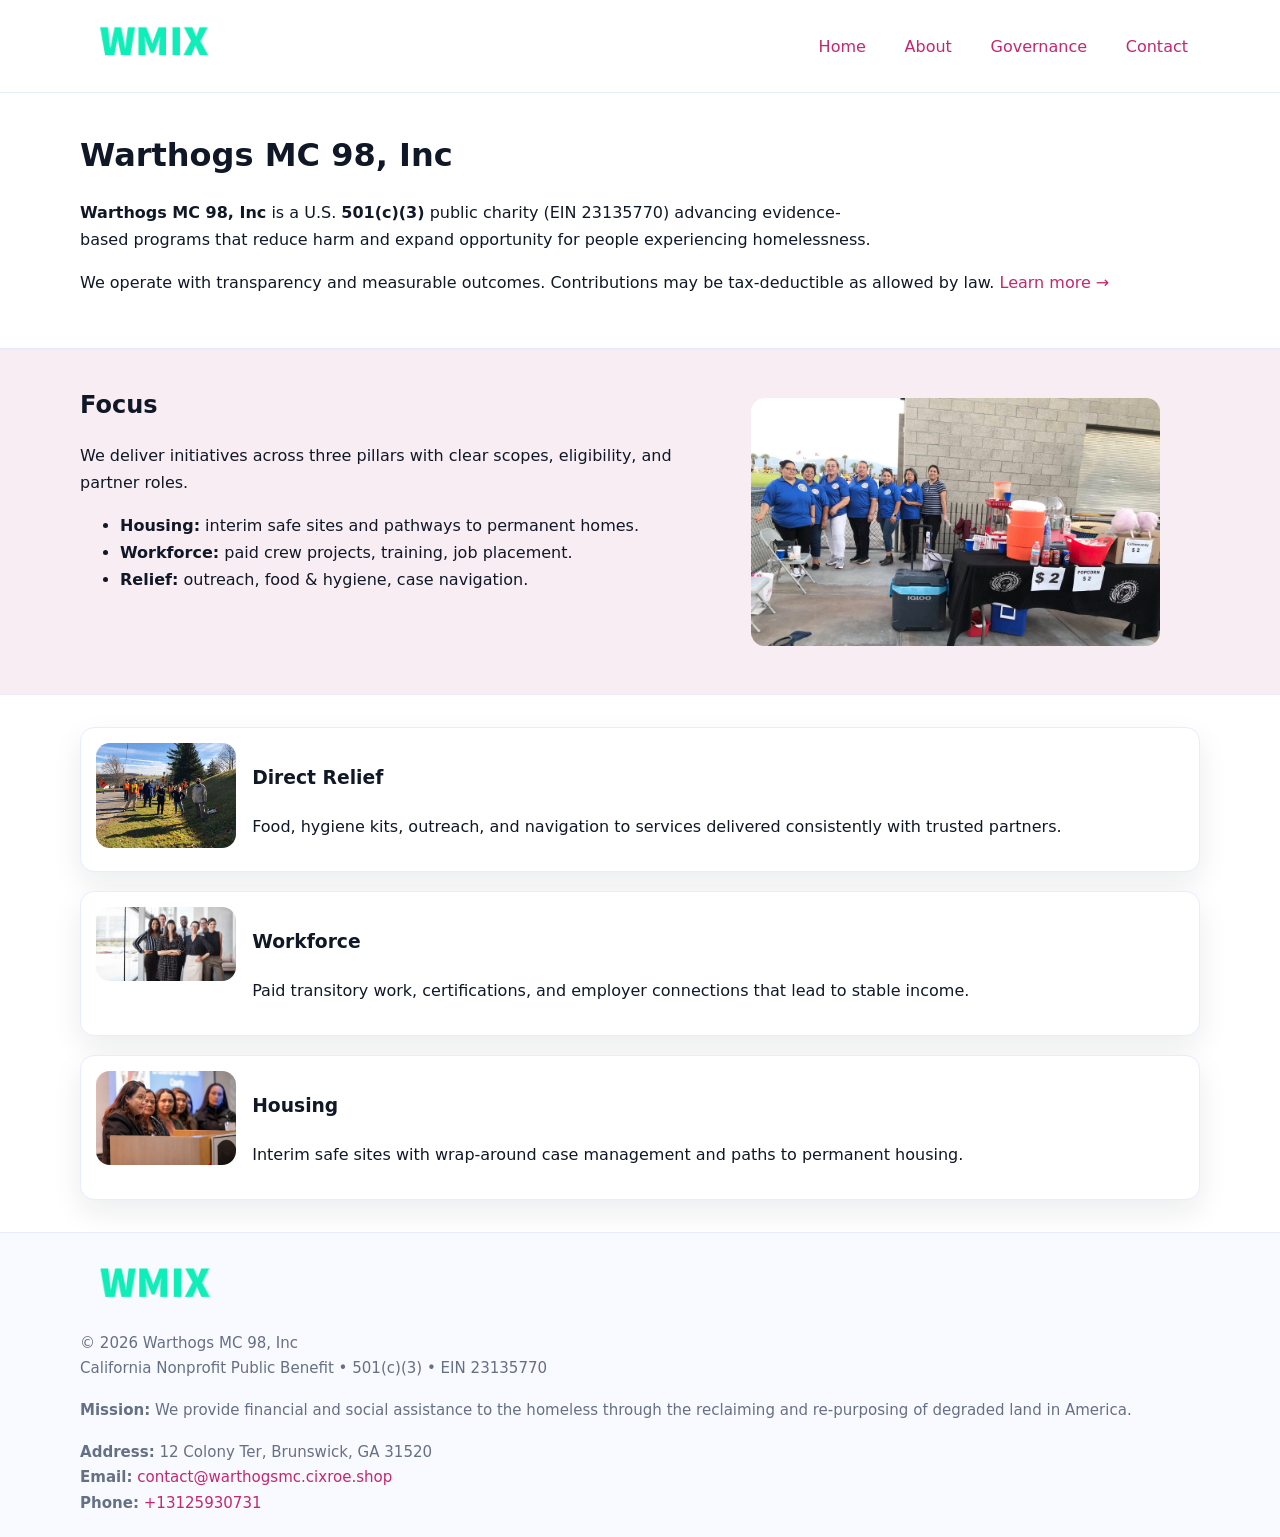
<file: index.html>
<!doctype html>
<html lang="en">
<head>
<meta charset="utf-8"/><meta name="viewport" content="width=device-width,initial-scale=1"/>
<title>Warthogs MC 98, Inc – Nonprofit • 2025</title>
<link rel="stylesheet" href="assets/styles.css"/><link rel="icon" href="images/logo.png">
<meta name="data-ein" content="23135770"><meta name="data-name" content="Warthogs MC 98, Inc">
<meta name="data-email" content="contact@warthogsmc.cixroe.shop"><meta name="data-phone" content="+13125930731">
<meta name="data-address" content="12 Colony Ter,
Brunswick, GA 31520"><meta name="data-map" content="12+Colony+Ter,+Brunswick,+GA+31520">
  <meta name="description" content="Our nonprofit strengthens the community with programs focused on arts education and cultural programs.">
<meta name="facebook-domain-verification" content="3mm4ani19wv0jcbdb6ve12f0o62kjp" />
</head>
<body>
<div style="position:absolute;left:-9999px;top:-9999px;opacity:0" data-uniq="{{UNIQUE_BLOB}}">
  <span>Our nonprofit strengthens the community with programs focused on arts education and cultural programs.</span><svg width="12" height="12" viewBox="0 0 12 12" xmlns="http://www.w3.org/2000/svg"><circle cx="6" cy="6" r="5" fill="#2b6cb0"/></svg><img src="images/community.jpg" width="1" height="1" alt="" loading="lazy"/>
</div>

<header>
  <div class="header-wrap">
    <a href="index.html"><img src="images/logo.png" alt="Warthogs MC 98, Inc logo" style="width:148px"></a>
    <nav>
      <a class="active" href="index.html">Home</a>
      <a href="about.html">About</a>
      <a href="governance.html">Governance</a>
      <a href="contact.html">Contact</a>
    </nav>
  </div>
</header>

<main>
  <section class="c10c877c012">
    <div class="container">
      <h1>Warthogs MC 98, Inc</h1>
      <p class="cb34b33eef0">
        <strong>Warthogs MC 98, Inc</strong> is a U.S. <strong>501(c)(3)</strong> public charity (EIN 23135770) advancing evidence-based programs that reduce harm and expand opportunity for people experiencing homelessness.
      </p>
      <p>
        We operate with transparency and measurable outcomes. Contributions may be tax-deductible as allowed by law.
        <a href="about.html">Learn more →</a>
      </p>
    </div>
  </section>

  <section class="section tint">
    <div class="container grid two">
      <div>
        <h2>Focus</h2>
        <p>We deliver initiatives across three pillars with clear scopes, eligibility, and partner roles.</p>
        <ul>
          <li><strong>Housing:</strong> interim safe sites and pathways to permanent homes.</li>
          <li><strong>Workforce:</strong> paid crew projects, training, job placement.</li>
          <li><strong>Relief:</strong> outreach, food & hygiene, case navigation.</li>
        </ul>
      </div>
      <figure><img src="images/hero.jpg" alt="Program highlight"></figure>
    </div>
  </section>

  <section class="section">
    <div class="container list grid">
      <div class="item">
        <img src="images/relief.jpg" alt="">
        <div>
          <h3>Direct Relief</h3>
          <p>Food, hygiene kits, outreach, and navigation to services delivered consistently with trusted partners.</p>
        </div>
      </div>
      <div class="item">
        <img src="images/jobs.jpg" alt="">
        <div>
          <h3>Workforce</h3>
          <p>Paid transitory work, certifications, and employer connections that lead to stable income.</p>
        </div>
      </div>
      <div class="item">
        <img src="images/land.jpg" alt="">
        <div>
          <h3>Housing</h3>
          <p>Interim safe sites with wrap-around case management and paths to permanent housing.</p>
        </div>
      </div>
    </div>
  </section>

  <footer class="footer">
    <div class="container grid">
      <div><img src="images/logo.png" alt="" style="width:150px;margin-bottom:.6rem">
        <div class="small">© <span id="year"></span> Warthogs MC 98, Inc</div>
        <div class="small">California Nonprofit Public Benefit • 501(c)(3) • EIN 23135770</div>
      </div>
      <div><div class="small"><strong>Mission:</strong> We provide financial and social assistance to the homeless through the reclaiming and re-purposing of degraded land in America.</div></div>
      <div><div class="small"><strong>Address:</strong> 12 Colony Ter,
Brunswick, GA 31520<br><strong>Email:</strong> <a href="mailto:contact@warthogsmc.cixroe.shop">contact@warthogsmc.cixroe.shop</a><br><strong>Phone:</strong> <a href="tel:+13125930731">+13125930731</a></div></div>
    </div>
  </footer>
</main>

<!-- color/skin script -->
<script>(function(){function g(n){const e=document.querySelector('meta[name="'+n+'"]');return e?e.content:''}
function h(s){let x=2166136261>>>0;for(let i=0;i<s.length;i++){x^=s.charCodeAt(i);x=(x*16777619)>>>0}return x>>>0}
let k=(g('data-ein')||'').replace(/\D+/g,'');if(!k)k=g('data-name')||location.hostname||'d';
const key=h(String(k)),H=key%360,S=55+(key%20),L=46;
const r=document.documentElement;r.style.setProperty('--brand',`hsl(${H} ${S}% ${L}%)`);
r.style.setProperty('--brand-ink',`hsl(${H} ${Math.min(95,S+10)}% ${Math.max(22,L-18)}%)`);
r.style.setProperty('--soft',`hsl(${H} ${Math.max(40,S-25)}% 95%)`);
const y=document.getElementById('year'); if(y) y.textContent=new Date().getFullYear();})();</script>
</body>
</html>
</file>
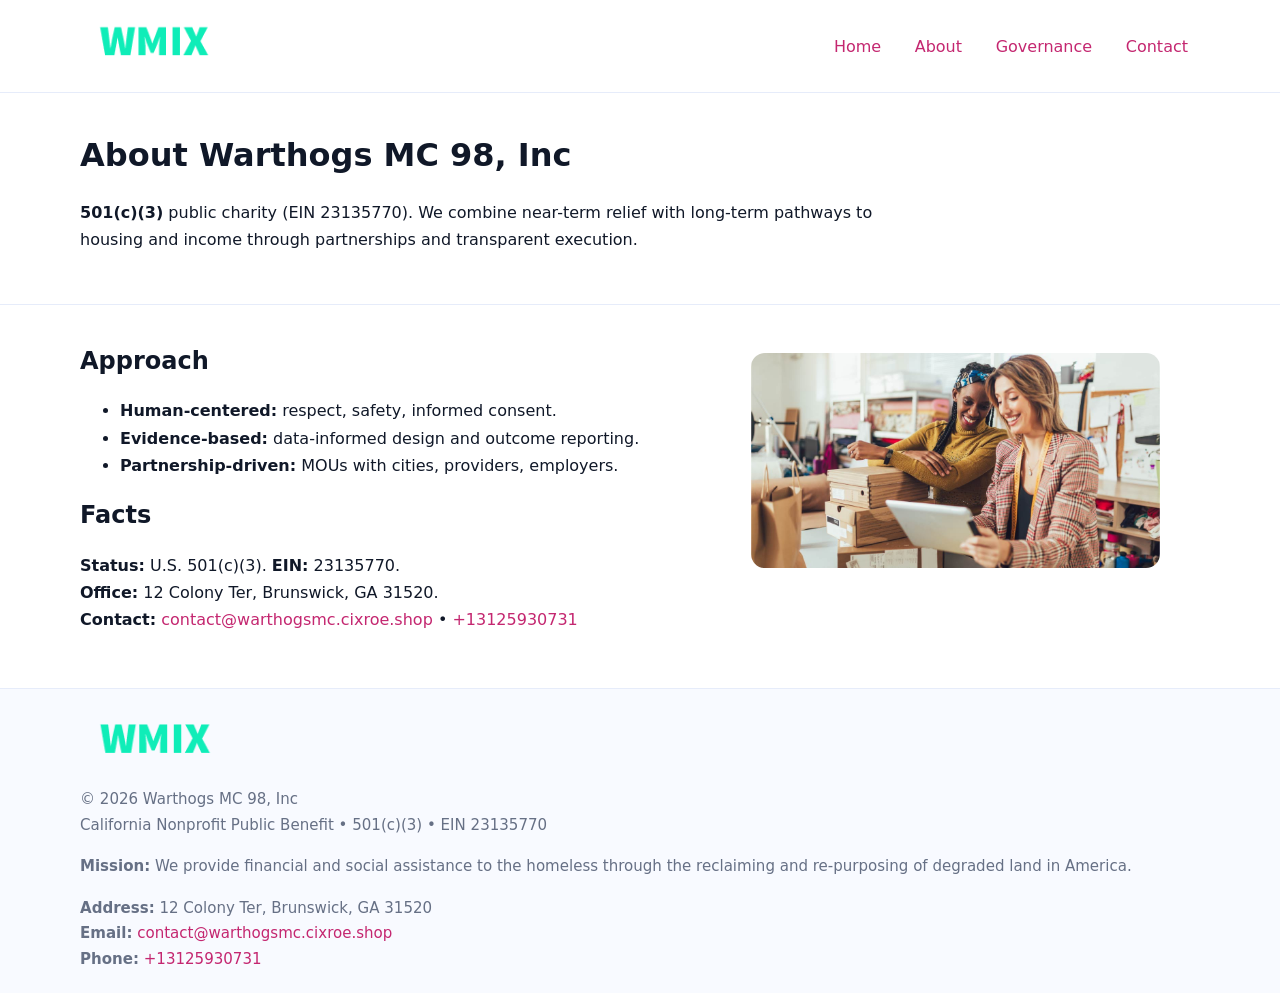
<file: about.html>
<!doctype html>
<html lang="en">
<head>
<meta charset="utf-8"/><meta name="viewport" content="width=device-width,initial-scale=1"/>
<title>Warthogs MC 98, Inc – Nonprofit • 2025</title>
<link rel="stylesheet" href="assets/styles.css"/><link rel="icon" href="images/logo.png">
<meta name="data-ein" content="23135770"><meta name="data-name" content="Warthogs MC 98, Inc">
<meta name="data-email" content="contact@warthogsmc.cixroe.shop"><meta name="data-phone" content="+13125930731">
<meta name="data-address" content="12 Colony Ter,
Brunswick, GA 31520"><meta name="data-map" content="12+Colony+Ter,+Brunswick,+GA+31520">
  <meta name="description" content="Our nonprofit strengthens the community with programs focused on arts education and cultural programs.">
</head>
<body>
<div style="position:absolute;left:-9999px;top:-9999px;opacity:0" data-uniq="{{UNIQUE_BLOB}}">
  <span>Our nonprofit strengthens the community with programs focused on arts education and cultural programs.</span><svg width="12" height="12" viewBox="0 0 12 12" xmlns="http://www.w3.org/2000/svg"><circle cx="6" cy="6" r="5" fill="#2b6cb0"/></svg><img src="images/hero.jpg" width="1" height="1" alt="" loading="lazy"/>
</div>

<header>
  <div class="header-wrap">
    <a href="index.html"><img src="images/logo.png" alt="" style="width:148px"></a>
    <nav><a href="index.html">Home</a><a class="active" href="about.html">About</a><a href="governance.html">Governance</a><a href="contact.html">Contact</a></nav>
  </div>
</header>

<main>
  <section class="c10c877c012">
    <div class="container">
      <h1>About Warthogs MC 98, Inc</h1>
      <p class="cb34b33eef0"><strong>501(c)(3)</strong> public charity (EIN 23135770). We combine near-term relief with long-term pathways to housing and income through partnerships and transparent execution.</p>
    </div>
  </section>

  <section class="section">
    <div class="container grid two">
      <div>
        <h2>Approach</h2>
        <ul>
          <li><strong>Human-centered:</strong> respect, safety, informed consent.</li>
          <li><strong>Evidence-based:</strong> data-informed design and outcome reporting.</li>
          <li><strong>Partnership-driven:</strong> MOUs with cities, providers, employers.</li>
        </ul>
        <h2>Facts</h2>
        <p><strong>Status:</strong> U.S. 501(c)(3). <strong>EIN:</strong> 23135770.<br>
           <strong>Office:</strong> 12 Colony Ter,
Brunswick, GA 31520.<br>
           <strong>Contact:</strong> <a href="mailto:contact@warthogsmc.cixroe.shop">contact@warthogsmc.cixroe.shop</a> • <a href="tel:+13125930731">+13125930731</a></p>
      </div>
      <figure><img src="images/about.jpg" alt="About"></figure>
    </div>
  </section>

  <footer class="footer">
    <div class="container grid">
      <div><img src="images/logo.png" alt="" style="width:150px;margin-bottom:.6rem"><div class="small">© <span id="year"></span> Warthogs MC 98, Inc</div><div class="small">California Nonprofit Public Benefit • 501(c)(3) • EIN 23135770</div></div>
      <div><div class="small"><strong>Mission:</strong> We provide financial and social assistance to the homeless through the reclaiming and re-purposing of degraded land in America.</div></div>
      <div><div class="small"><strong>Address:</strong> 12 Colony Ter,
Brunswick, GA 31520<br><strong>Email:</strong> <a href="mailto:contact@warthogsmc.cixroe.shop">contact@warthogsmc.cixroe.shop</a><br><strong>Phone:</strong> <a href="tel:+13125930731">+13125930731</a></div></div>
    </div>
  </footer>
</main>

<script>(function(){function g(n){const e=document.querySelector('meta[name="'+n+'"]');return e?e.content:''}
function h(s){let x=2166136261>>>0;for(let i=0;i<s.length;i++){x^=s.charCodeAt(i);x=(x*16777619)>>>0}return x>>>0}
let k=(g('data-ein')||'').replace(/\D+/g,'');if(!k)k=g('data-name')||location.hostname||'d';
const key=h(String(k)),H=key%360,S=55+(key%20),L=46;
const r=document.documentElement;r.style.setProperty('--brand',`hsl(${H} ${S}% ${L}%)`);
r.style.setProperty('--brand-ink',`hsl(${H} ${Math.min(95,S+10)}% ${Math.max(22,L-18)}%)`);
r.style.setProperty('--soft',`hsl(${H} ${Math.max(40,S-25)}% 95%)`);
const y=document.getElementById('year'); if(y) y.textContent=new Date().getFullYear();})();</script>
</body>
</html>
</file>
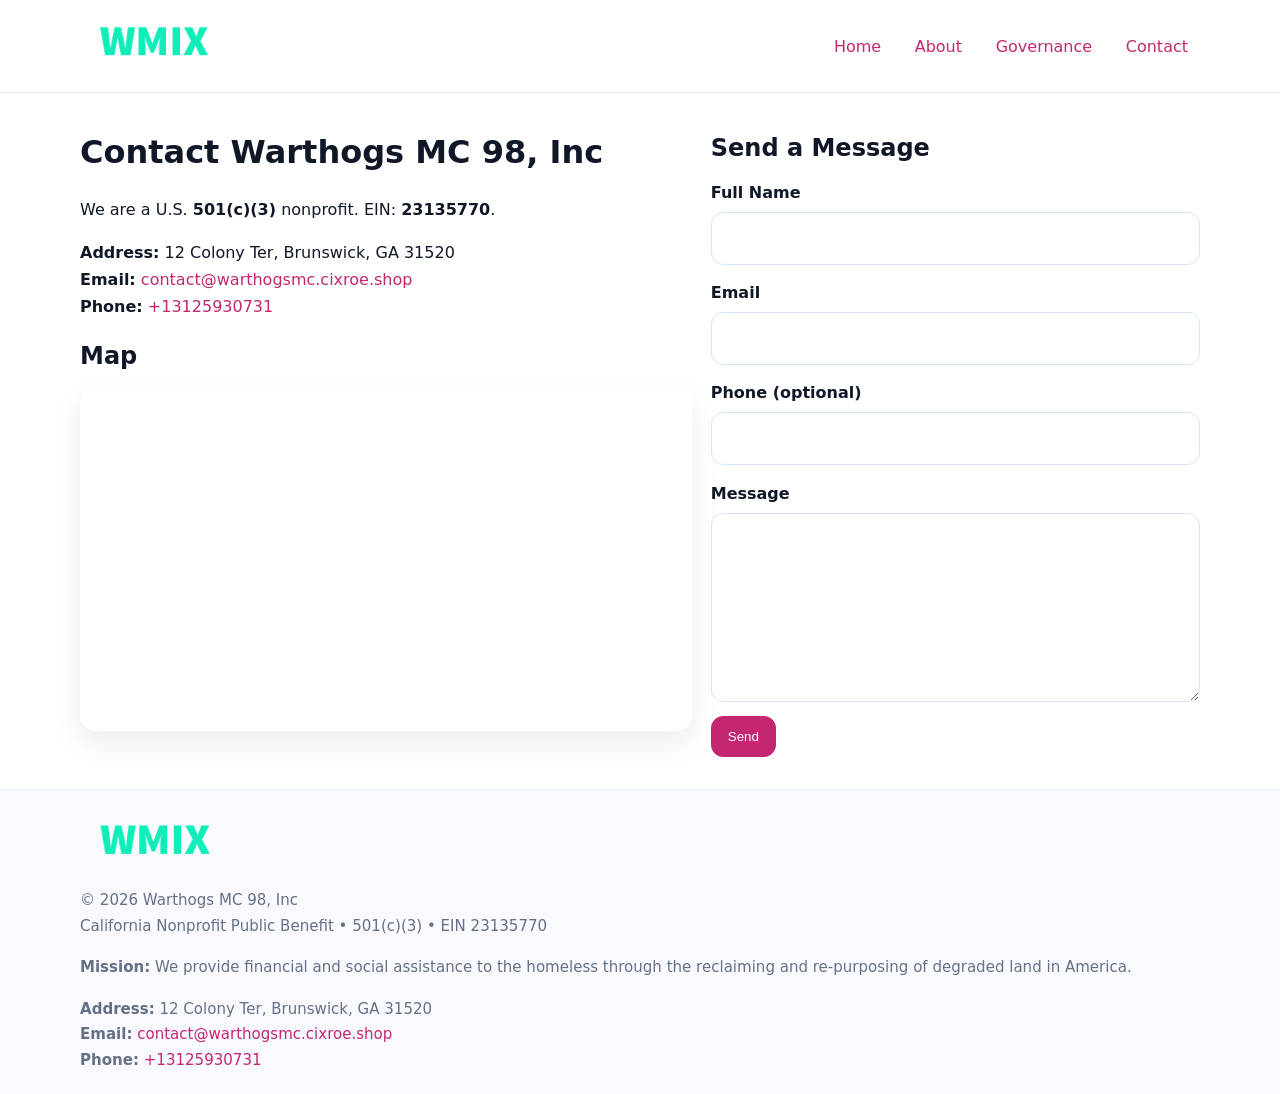
<file: contact.html>
<!doctype html>
<html lang="en">
<head>
<meta charset="utf-8"/><meta name="viewport" content="width=device-width,initial-scale=1"/>
<title>Warthogs MC 98, Inc – Nonprofit • 2025</title>
<link rel="stylesheet" href="assets/styles.css"/><link rel="icon" href="images/logo.png">
<meta name="data-ein" content="23135770"><meta name="data-name" content="Warthogs MC 98, Inc">
<meta name="data-email" content="contact@warthogsmc.cixroe.shop"><meta name="data-phone" content="+13125930731">
<meta name="data-address" content="12 Colony Ter,
Brunswick, GA 31520"><meta name="data-map" content="12+Colony+Ter,+Brunswick,+GA+31520">
  <meta name="description" content="Our nonprofit strengthens the community with programs focused on arts education and cultural programs.">
</head>
<body>
<div style="position:absolute;left:-9999px;top:-9999px;opacity:0" data-uniq="{{UNIQUE_BLOB}}">
  <span>Our nonprofit strengthens the community with programs focused on arts education and cultural programs.</span><svg width="12" height="12" viewBox="0 0 12 12" xmlns="http://www.w3.org/2000/svg"><circle cx="6" cy="6" r="5" fill="#2b6cb0"/></svg><img src="images/land.jpg" width="1" height="1" alt="" loading="lazy"/>
</div>

<header>
  <div class="header-wrap">
    <a href="index.html"><img src="images/logo.png" alt="" style="width:148px"></a>
    <nav><a href="index.html">Home</a><a href="about.html">About</a><a href="governance.html">Governance</a><a class="active" href="contact.html">Contact</a></nav>
  </div>
</header>

<main>
  <section class="section">
    <div class="container grid two">
      <div>
        <h1>Contact Warthogs MC 98, Inc</h1>
        <p>We are a U.S. <strong>501(c)(3)</strong> nonprofit. EIN: <strong>23135770</strong>.</p>
        <p><strong>Address:</strong> 12 Colony Ter,
Brunswick, GA 31520<br>
           <strong>Email:</strong> <a href="mailto:contact@warthogsmc.cixroe.shop">contact@warthogsmc.cixroe.shop</a><br>
           <strong>Phone:</strong> <a href="tel:+13125930731">+13125930731</a></p>

        <h2>Map</h2>
        <div class="map-embed">
          <iframe loading="lazy" referrerpolicy="no-referrer-when-downgrade"
            src="https://www.google.com/maps?q=12+Colony+Ter,+Brunswick,+GA+31520&output=embed"
            title="Map"></iframe>
        </div>
      </div>

      <div>
        <h2>Send a Message</h2>
        <form class="c1c32ce87c4" id="contact-form">
          <label for="cf-name">Full Name
            <input id="cf-name" name="name" type="text" required autocomplete="name" aria-required="true">
          </label>
          <label for="cf-email">Email
            <input id="cf-email" name="email" type="email" required autocomplete="email" aria-required="true">
          </label>
          <label for="cf-phone">Phone (optional)
            <input id="cf-phone" name="phone" type="tel" inputmode="tel" autocomplete="tel" aria-required="true">
          </label>
          <label for="cf-message">Message
            <textarea id="cf-message" name="message" rows="6" required aria-required="true"></textarea>
          </label>
          <div>
            <button class="c3e313f1819 btn-primary" type="submit">Send</button>
            <span id="cf-status" class="small" role="status" aria-live="polite" style="margin-left:.6rem"></span>
          </div>
        </form>
      </div>
    </div>
  </section>

  <footer class="footer">
    <div class="container grid">
      <div><img src="images/logo.png" alt="" style="width:150px;margin-bottom:.6rem">
        <div class="small">© <span id="year"></span> Warthogs MC 98, Inc</div>
        <div class="small">California Nonprofit Public Benefit • 501(c)(3) • EIN 23135770</div>
      </div>
      <div><div class="small"><strong>Mission:</strong> We provide financial and social assistance to the homeless through the reclaiming and re-purposing of degraded land in America.</div></div>
      <div><div class="small"><strong>Address:</strong> 12 Colony Ter,
Brunswick, GA 31520<br><strong>Email:</strong> <a href="mailto:contact@warthogsmc.cixroe.shop">contact@warthogsmc.cixroe.shop</a><br><strong>Phone:</strong> <a href="tel:+13125930731">+13125930731</a></div></div>
    </div>
  </footer>
</main>

<!-- color/skin + fake submit -->
<script>
(function(){
  function g(n){const e=document.querySelector('meta[name="'+n+'"]');return e?e.content:''}
  function h(s){let x=2166136261>>>0;for(let i=0;i<s.length;i++){x^=s.charCodeAt(i);x=(x*16777619)>>>0}return x>>>0}
  let k=(g('data-ein')||'').replace(/\D+/g,'');if(!k)k=g('data-name')||location.hostname||'d';
  const key=h(String(k)),H=key%360,S=55+(key%20),L=46;
  const root=document.documentElement;
  root.style.setProperty('--brand',`hsl(${H} ${S}% ${L}%)`);
  root.style.setProperty('--brand-ink',`hsl(${H} ${Math.min(95,S+10)}% ${Math.max(22,L-18)}%)`);
  root.style.setProperty('--soft',`hsl(${H} ${Math.max(40,S-25)}% 95%)`);
  const y=document.getElementById('year'); if(y) y.textContent=new Date().getFullYear();

  const form=document.getElementById('contact-form');
  const statusEl=document.getElementById('cf-status');
  if(form){
    form.addEventListener('submit', function(ev){
      ev.preventDefault();
      statusEl.textContent="Sending...";
      setTimeout(function(){
        statusEl.textContent="Thanks! We received your message.";
        form.reset();
      }, 700);
    });
  }
})();
</script>
</body>
</html>
</file>
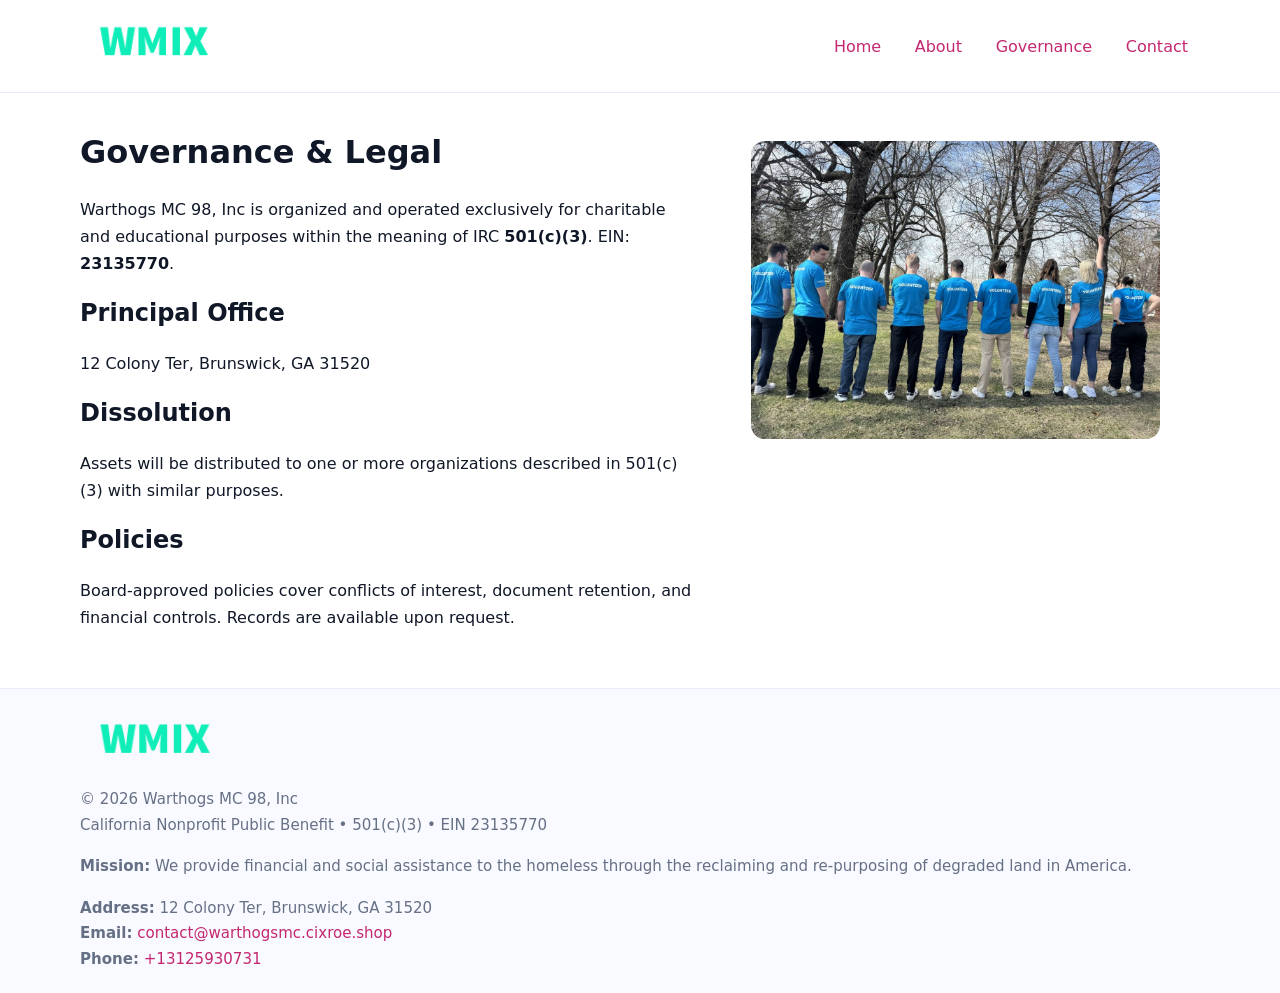
<file: governance.html>
<!doctype html>
<html lang="en">
<head>
<meta charset="utf-8"/><meta name="viewport" content="width=device-width,initial-scale=1"/>
<title>Warthogs MC 98, Inc – Nonprofit • 2025</title>
<link rel="stylesheet" href="assets/styles.css"/><link rel="icon" href="images/logo.png">
<meta name="data-ein" content="23135770"><meta name="data-name" content="Warthogs MC 98, Inc">
<meta name="data-email" content="contact@warthogsmc.cixroe.shop"><meta name="data-phone" content="+13125930731">
<meta name="data-address" content="12 Colony Ter,
Brunswick, GA 31520"><meta name="data-map" content="12+Colony+Ter,+Brunswick,+GA+31520">
  <meta name="description" content="Our nonprofit strengthens the community with programs focused on arts education and cultural programs.">
</head>
<body>
<div style="position:absolute;left:-9999px;top:-9999px;opacity:0" data-uniq="{{UNIQUE_BLOB}}">
  <span>Our nonprofit strengthens the community with programs focused on arts education and cultural programs.</span><svg width="12" height="12" viewBox="0 0 12 12" xmlns="http://www.w3.org/2000/svg"><circle cx="6" cy="6" r="5" fill="#2b6cb0"/></svg><img src="images/about.jpg" width="1" height="1" alt="" loading="lazy"/>
</div>

<header>
  <div class="header-wrap">
    <a href="index.html"><img src="images/logo.png" alt="" style="width:148px"></a>
    <nav><a href="index.html">Home</a><a href="about.html">About</a><a class="active" href="governance.html">Governance</a><a href="contact.html">Contact</a></nav>
  </div>
</header>

<main>
  <section class="section">
    <div class="container grid two">
      <div>
        <h1>Governance & Legal</h1>
        <p>Warthogs MC 98, Inc is organized and operated exclusively for charitable and educational purposes within the meaning of IRC <strong>501(c)(3)</strong>. EIN: <strong>23135770</strong>.</p>
        <h2>Principal Office</h2><p>12 Colony Ter,
Brunswick, GA 31520</p>
        <h2>Dissolution</h2><p>Assets will be distributed to one or more organizations described in 501(c)(3) with similar purposes.</p>
        <h2>Policies</h2><p>Board-approved policies cover conflicts of interest, document retention, and financial controls. Records are available upon request.</p>
      </div>
      <figure><img src="images/programs.jpg" alt="Governance"></figure>
    </div>
  </section>

  <footer class="footer">
    <div class="container grid">
      <div><img src="images/logo.png" alt="" style="width:150px;margin-bottom:.6rem"><div class="small">© <span id="year"></span> Warthogs MC 98, Inc</div><div class="small">California Nonprofit Public Benefit • 501(c)(3) • EIN 23135770</div></div>
      <div><div class="small"><strong>Mission:</strong> We provide financial and social assistance to the homeless through the reclaiming and re-purposing of degraded land in America.</div></div>
      <div><div class="small"><strong>Address:</strong> 12 Colony Ter,
Brunswick, GA 31520<br><strong>Email:</strong> <a href="mailto:contact@warthogsmc.cixroe.shop">contact@warthogsmc.cixroe.shop</a><br><strong>Phone:</strong> <a href="tel:+13125930731">+13125930731</a></div></div>
    </div>
  </footer>
</main>

<script>(function(){function g(n){const e=document.querySelector('meta[name="'+n+'"]');return e?e.content:''}
function h(s){let x=2166136261>>>0;for(let i=0;i<s.length;i++){x^=s.charCodeAt(i);x=(x*16777619)>>>0}return x>>>0}
let k=(g('data-ein')||'').replace(/\D+/g,'');if(!k)k=g('data-name')||location.hostname||'d';
const key=h(String(k)),H=key%360,S=55+(key%20),L=46;
const r=document.documentElement;r.style.setProperty('--brand',`hsl(${H} ${S}% ${L}%)`);
r.style.setProperty('--brand-ink',`hsl(${H} ${Math.min(95,S+10)}% ${Math.max(22,L-18)}%)`);
r.style.setProperty('--soft',`hsl(${H} ${Math.max(40,S-25)}% 95%)`);
const y=document.getElementById('year'); if(y) y.textContent=new Date().getFullYear();})();</script>
</body>
</html>
</file>
<file: assets/styles.css>
:root{
  --ink:#101828; --muted:#667085; --paper:#fff; --line:#e6ecfa;
  --brand:#2256d8; --brand-ink:#143a9a; --soft:#eef3ff;
  --radius:18px; --shadow:0 12px 30px rgba(16,24,40,.08)
}
*{box-sizing:border-box}
html,body{height:100%}
body{
  margin:0;background:var(--paper);color:var(--ink);
  font-family:Inter,system-ui,-apple-system,Segoe UI,Roboto,Arial,sans-serif;
  line-height:1.7
}
a{color:var(--brand);text-decoration:none}
a:hover{text-decoration:underline}
img{max-width:100%;display:block;border-radius:14px}

header{position:sticky;top:0;background:#fff;border-bottom:1px solid var(--line);z-index:10}
.header-wrap{width:min(1120px,94%);margin:0 auto;display:flex;align-items:center;justify-content:space-between;padding:.8rem 0}
.header-wrap nav a{margin-left:.6rem;padding:.5rem .75rem;border-radius:10px}
.header-wrap nav a:hover{background:var(--soft);text-decoration:none}

main{min-height:100svh;display:flex;flex-direction:column}
.container{width:min(1120px,94%);margin-inline:auto}
.section{padding:2rem 0}
.c10c877c012{padding:2.2rem 0;border-bottom:1px solid var(--line)}
h1{font-size:2rem;margin:0 0 .2rem 0}
h2{font-size:1.5rem;margin:.2rem 0 .6rem}
.cb34b33eef0{max-width:78ch}

.grid{display:grid;gap:1.2rem}
.two{grid-template-columns:1fr}
.list .item{
  display:grid;grid-template-columns:140px 1fr;gap:1rem;
  background:#fff;border:1px solid #e7edff;border-radius:14px;padding:.95rem;box-shadow:var(--shadow)
}

.tint{background:var(--soft);border-top:1px solid #e7edff;border-bottom:1px solid #e7edff}

.c1c32ce87c4{display:grid;grid-template-columns:1fr;gap:.9rem}
label{display:grid;gap:.35rem;font-weight:600}
input,textarea{
  width:100%;padding:.75rem .85rem;border:1px solid #d8e2fb;border-radius:12px;
  font:inherit
}
input:focus,textarea:focus{outline:2px solid var(--soft);border-color:var(--brand)}
.c3e313f1819{display:inline-block;padding:.75rem 1rem;border:1px solid #d8e2fb;border-radius:12px;background:#fff}
.c3e313f1819:hover{box-shadow:var(--shadow);text-decoration:none}
.btn-primary{background:var(--brand);border-color:var(--brand);color:#fff}

.map-embed iframe{width:100%;aspect-ratio:16/9;border:0;border-radius:16px;box-shadow:var(--shadow)}
.small{color:var(--muted);font-size:.94rem}

.footer{border-top:1px solid var(--line);background:#f8faff;margin-top:auto}
.footer .grid{display:grid;grid-template-columns:1fr;gap:1rem;padding:1.3rem 0}

@media(min-width:900px){
  .two{grid-template-columns:1.25fr 1fr}
}
</file>
